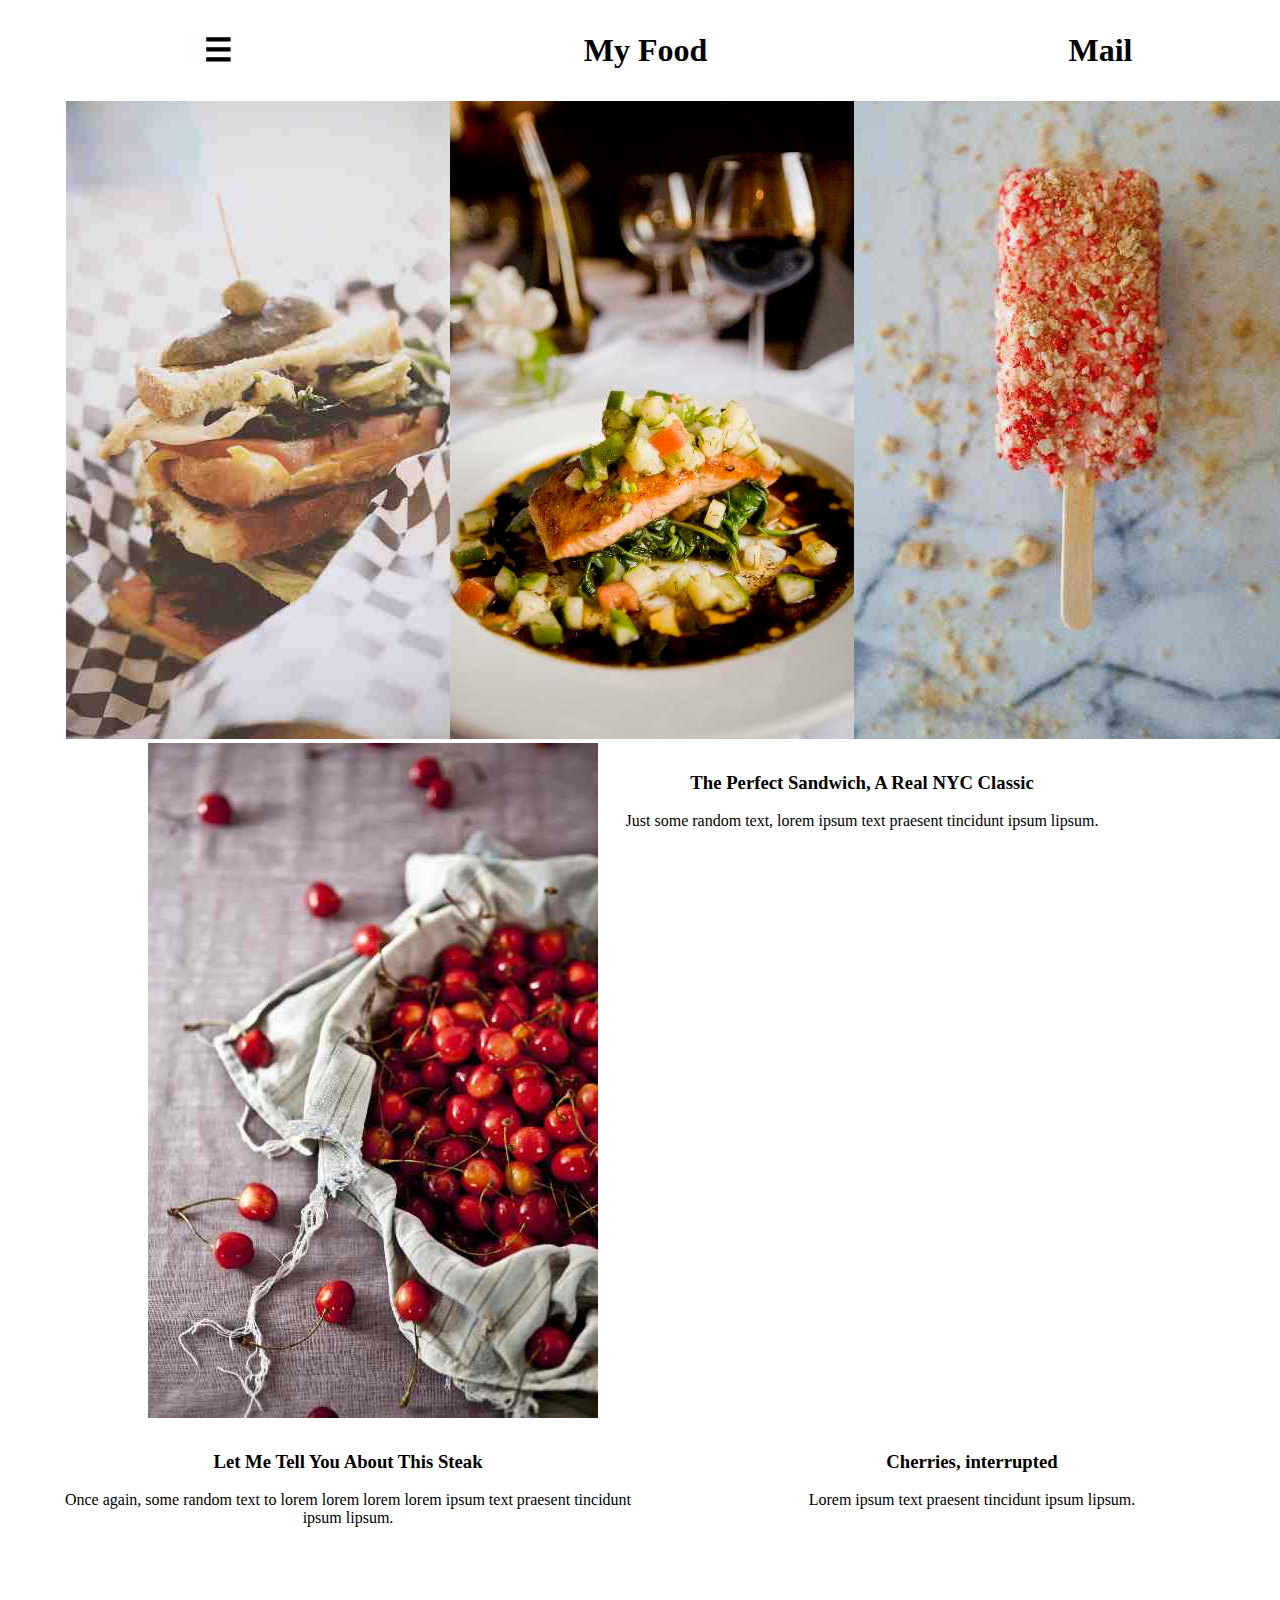
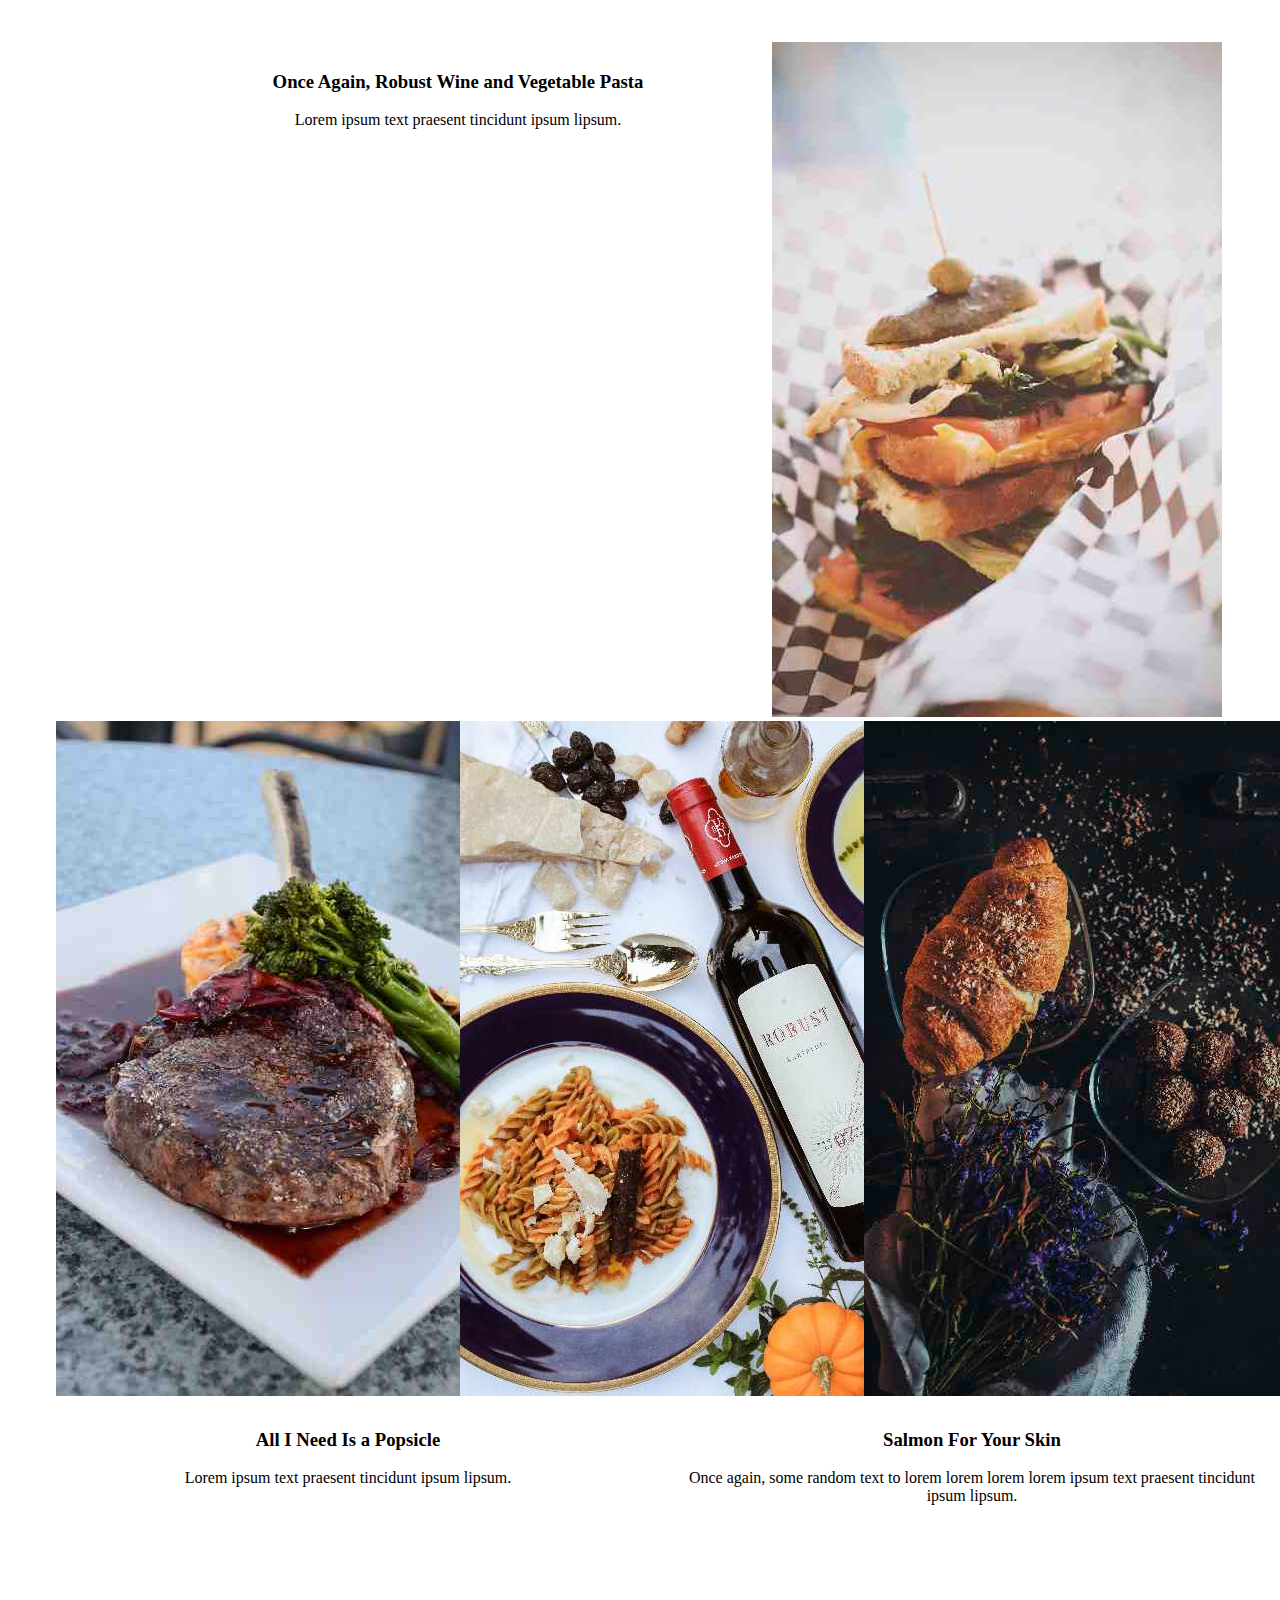
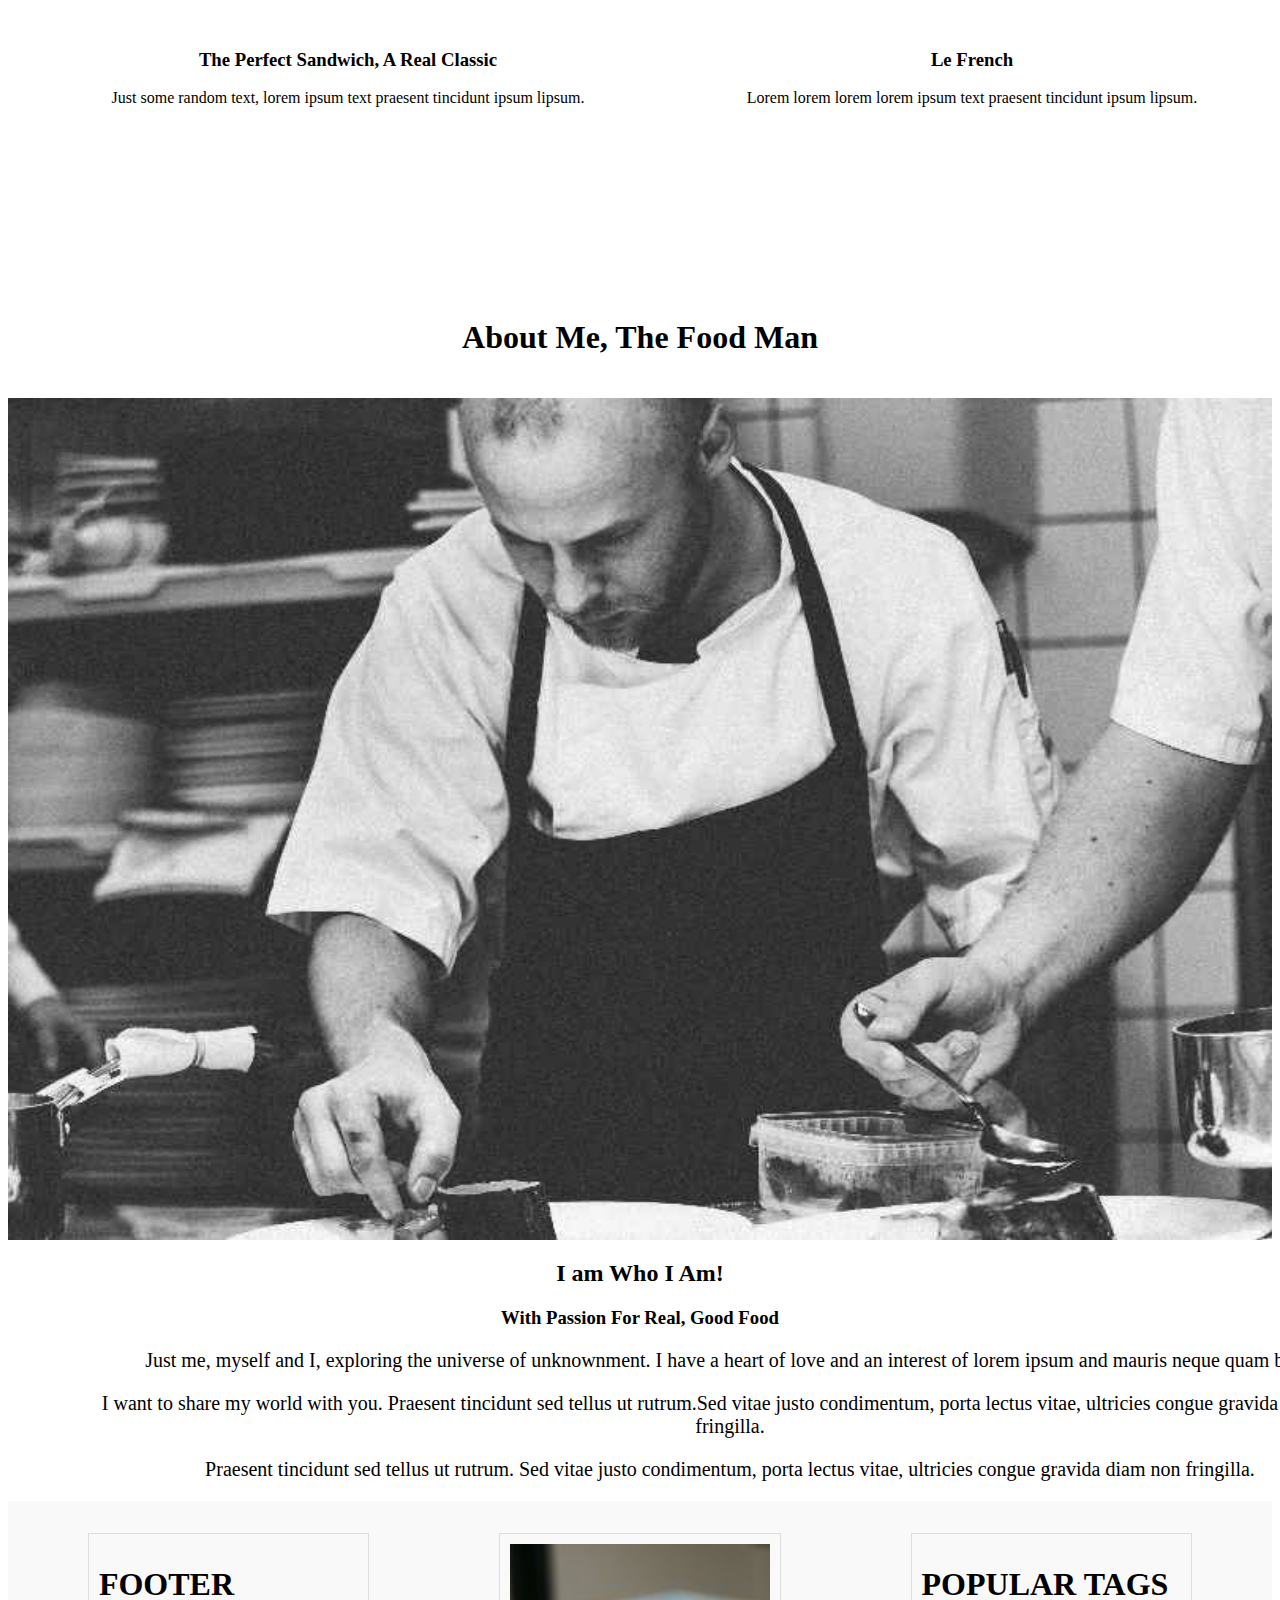
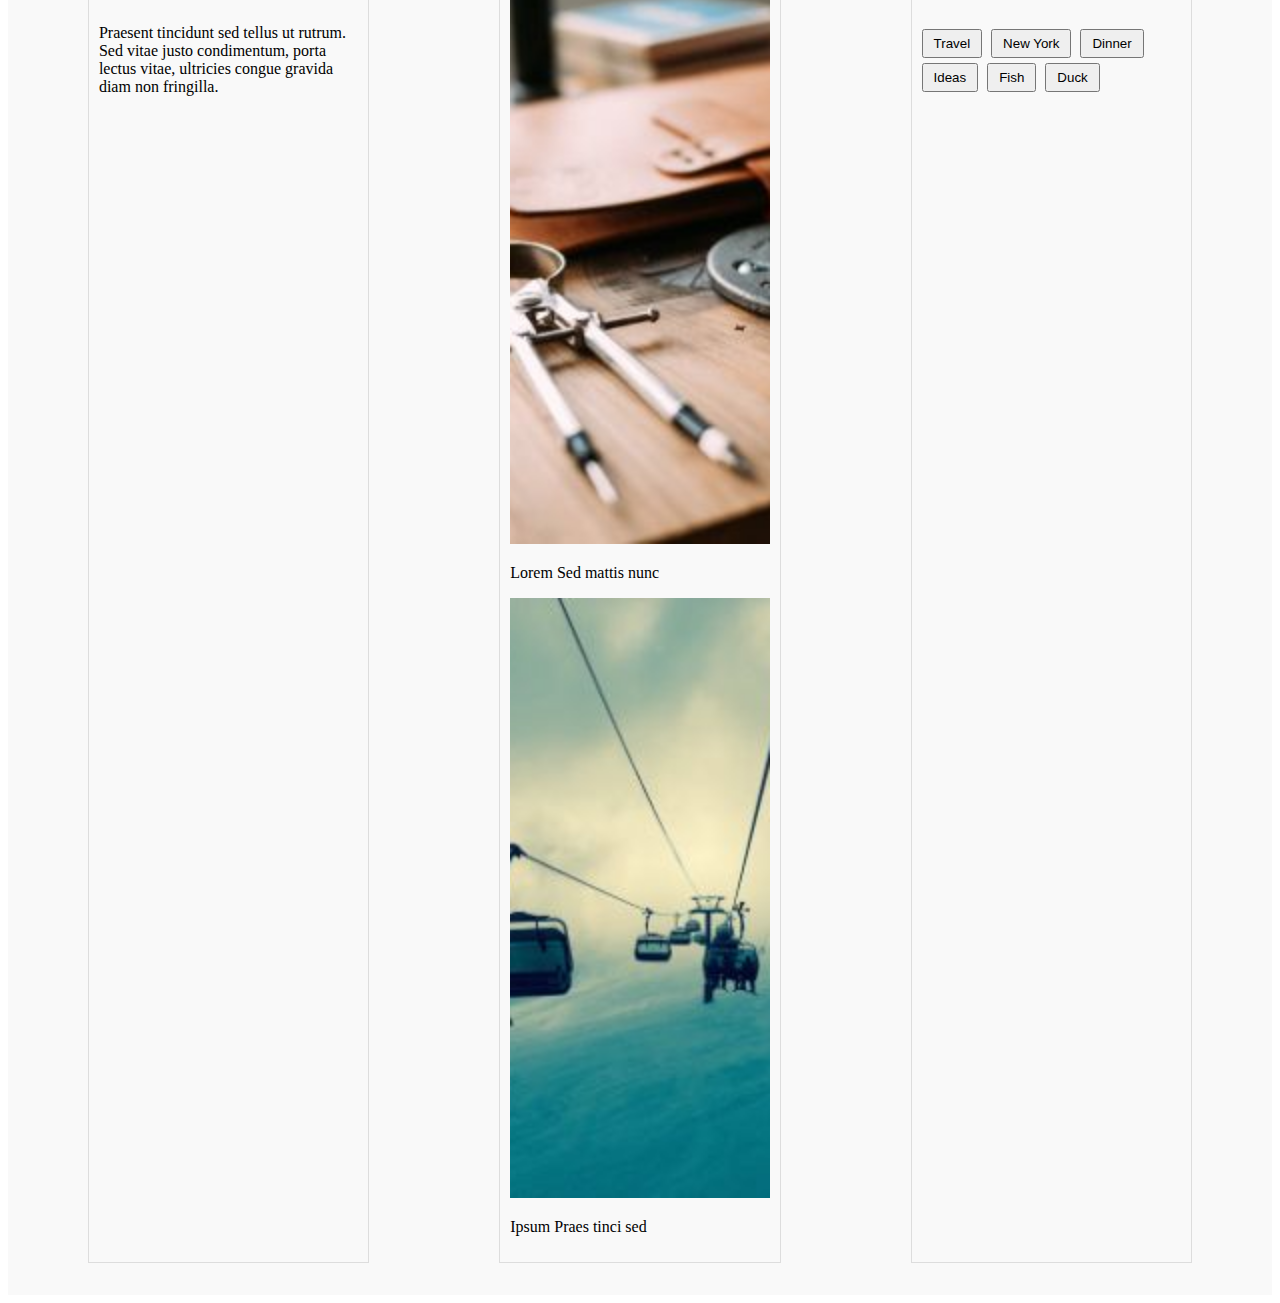
<file: index.html>
<!DOCTYPE html>
<html lang="en">
<head>
    <meta charset="UTF-8">
    <meta name="viewport" content="width=device-width, initial-scale=1.0">
    <title>Food blog</title>
     <link rel="stylesheet" href="style.css">
</head>
<body>
    <div class="container">
        <div class="item1">
                <h1>☰</h1> 
        </div>
        <div class="item2"><h1>My Food</h1></div>
        <div class="item3"><h1>Mail</h1></div>
    </div>
    <br><br>
    <div class="container1">
        <div class="img1">
            <img src="img/img1.png" alt="">
        </div>
        <div class="img2">
            <img src="img/salmon.jpg" alt="">
          </div>
        <div class="img3">
             <img src="img/popsicle.jpg" alt="">
            
        </div>
        <div class="img4">
             <img src="img/cherries.jpg" alt="">
            
        </div>

      <div class="text"> <h3>The Perfect Sandwich, A Real NYC Classic</h3>
            <p>Just some random text, lorem ipsum text praesent tincidunt ipsum lipsum.</p></div>
<div class="text">
<h3>Let Me Tell You About This Steak</h3>
            <p>Once again, some random text to lorem lorem lorem lorem ipsum text praesent tincidunt ipsum lipsum.</p>

</div>
<div class="text"><h3>Cherries, interrupted</h3>
             <p>Lorem ipsum text praesent tincidunt ipsum lipsum.</p>  
</div>


 
<div class="text">
    <h3>Once Again, Robust Wine and Vegetable Pasta</h3>
             <p>Lorem ipsum text praesent tincidunt ipsum lipsum.</p>
</div>

        <div class="img5">
             <img src="img/sandwich.jpg" alt="">
            
        </div>
        <div class="img6">
             <img src="img/steak.jpg" alt="">
             
        </div>
        <div class="img7">
             <img src="img/wine.jpg" alt="">
             
        </div>
        <div class="img8"> 
            <img src="img/croissant.jpg" alt="">
            
        </div>
        <div class="text"> <h3>All I Need Is a Popsicle</h3>
             <p>Lorem ipsum text praesent tincidunt ipsum lipsum.</p></div>
        <div class="text"><h3>Salmon For Your Skin</h3>
             <p>Once again, some random text to lorem lorem lorem lorem ipsum text praesent tincidunt ipsum lipsum.</p></div>
        <div class="text"><h3>The Perfect Sandwich, A Real Classic</h3>
             <p>Just some random text, lorem ipsum text praesent tincidunt ipsum lipsum.</p></div>
        <div class="text"><h3>Le French</h3>
            <p>Lorem lorem lorem lorem ipsum text praesent tincidunt ipsum lipsum.</p></div>
    </div>


<br> 

<div class="chef"> <h1>About Me, The Food Man</h1></div>

    <div class="chef"> 
        <img src="./img/chef.jpg" alt="" width="1500px">
    </div>
   
    <h2 style="text-align: center;">I am Who I Am!</h2>
    <h3 style="text-align: center;">With Passion For Real, Good Food</h3>
    <div style="text-align: center; width: 100%; margin-left: 90px; font-family: 'Times New Roman', Times, serif; font-size: 20px; font-weight: normal;">
    <p>Just me, myself and I, exploring the universe of unknownment. I have a heart of love and an interest of lorem ipsum and mauris neque quam blog.  </p>
       <p>I want to share my world with you. Praesent tincidunt sed tellus ut rutrum.Sed vitae justo condimentum, porta lectus vitae, ultricies congue gravida diam non fringilla.</p>
        <p>  Praesent tincidunt sed tellus ut rutrum. Sed vitae justo condimentum, porta lectus vitae, ultricies congue gravida diam non fringilla.</p>

    </div>
   

<footer>
    
    <div class="container2">
        <div class="box">
            <h1>FOOTER</h1>
            <p>Praesent tincidunt sed tellus ut rutrum. Sed vitae justo condimentum, porta lectus vitae, ultricies congue gravida diam non fringilla.</p>
        </div>

        <div class="box">
            <img src="./img/workshop.jpg" alt="Workshop" width="100px">
            <p>Lorem Sed mattis nunc</p>
            <img src="./img/gondol.jpg" alt="Gondola" width="100px">
            <p>Ipsum Praes tinci sed</p>
        </div>

        <div class="box">
            <h1>POPULAR TAGS</h1>
            <button>Travel</button>
            <button>New York</button>
            <button>Dinner</button>
            <button>Ideas</button>
            <button>Fish</button>
            <button>Duck</button>
        </div>
    </div>
</footer>



</body>
</html>
</file>
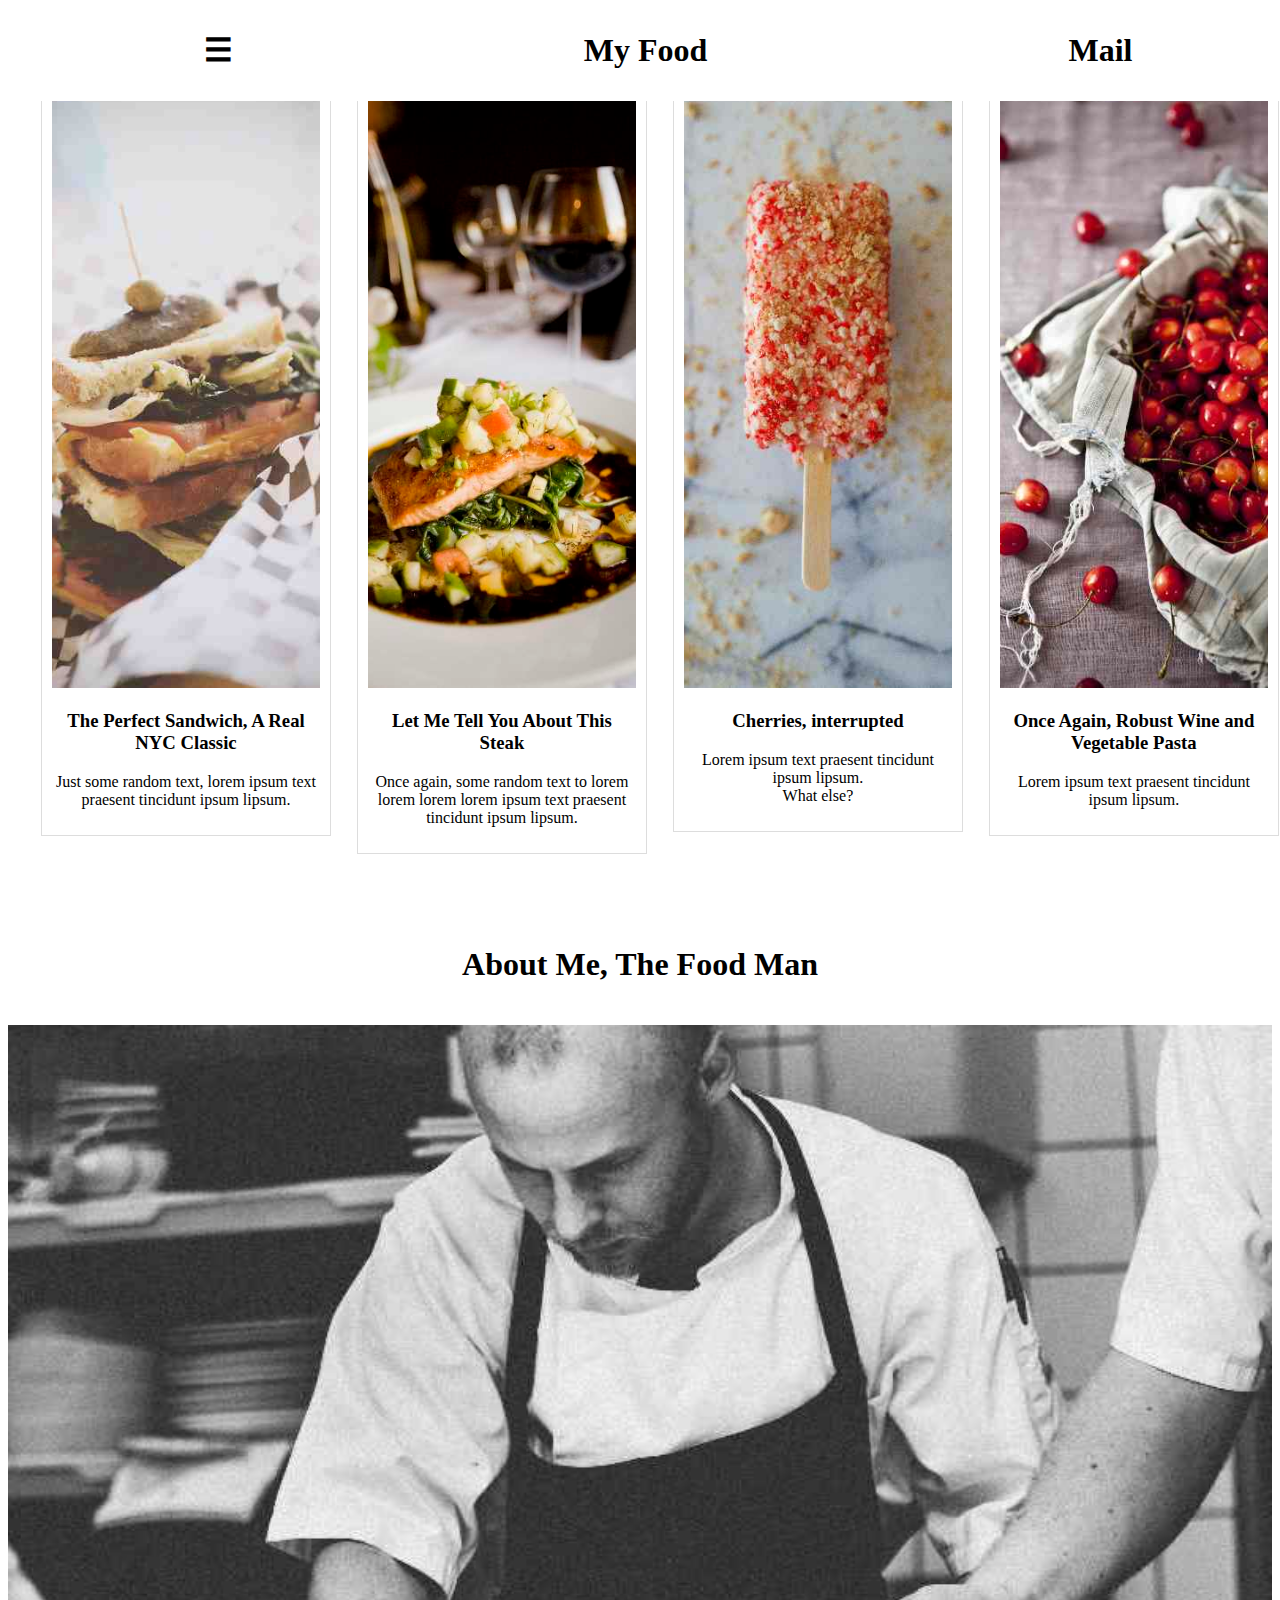
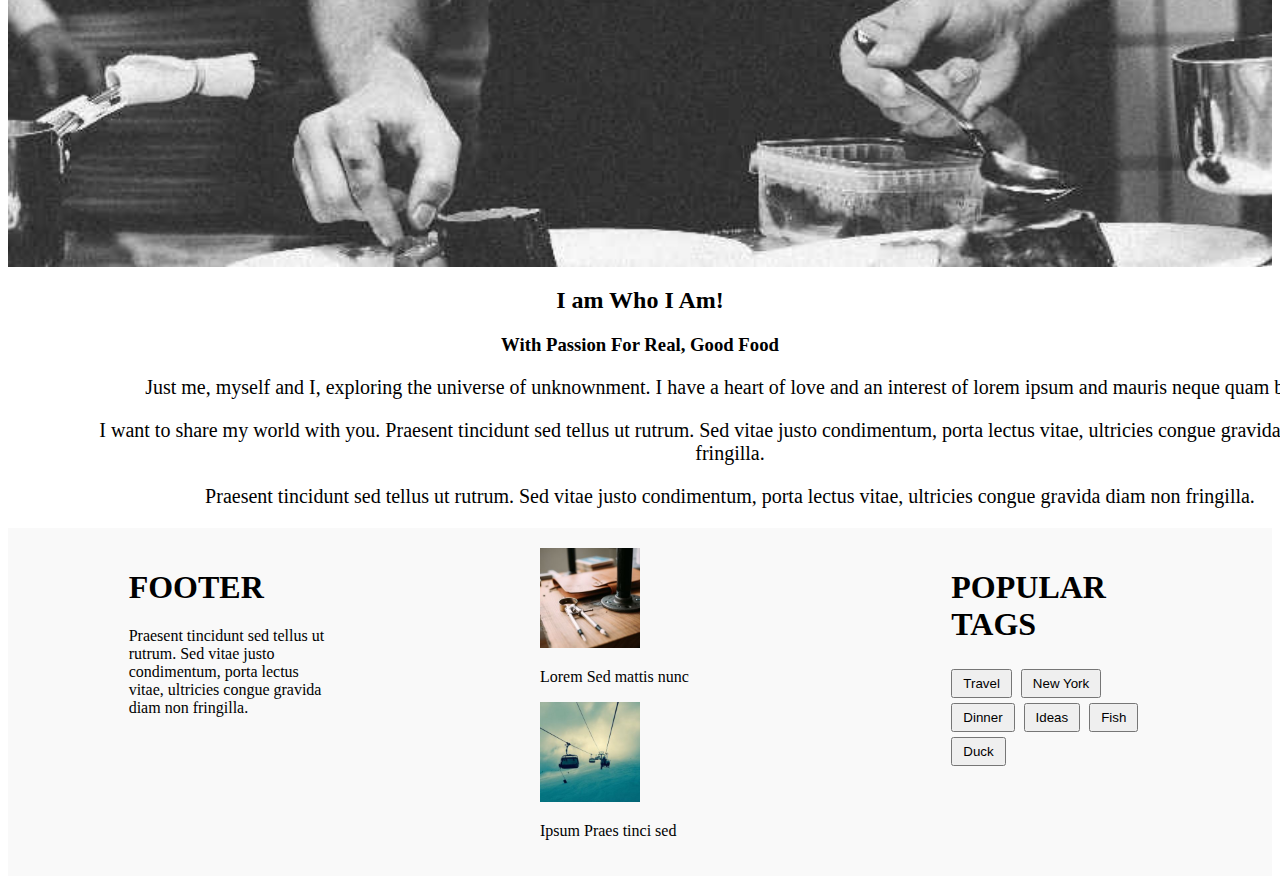
<file: Task1/index.html>
<!DOCTYPE html>
<html lang="en">
<head>
    <meta charset="UTF-8">
    <meta name="viewport" content="width=device-width, initial-scale=1.0">
    <title>Food blog</title>
    <link rel="stylesheet" href="style.css">
</head>
<body>
    <div class="container">
        <div class="item1"><h1>☰</h1></div>
        <div class="item2"><h1>My Food</h1></div>
        <div class="item3"><h1>Mail</h1></div>
    </div>

    <br><br>
<div class="container1">
    <div class="box">
        <img src="img/img1.png" alt="">
        <h3>The Perfect Sandwich, A Real NYC Classic</h3>
        <p>Just some random text, lorem ipsum text praesent tincidunt ipsum lipsum.</p>
    </div>

    <div class="box">
        <img src="img/salmon.jpg" alt="">
        <h3>Let Me Tell You About This Steak</h3>
        <p>Once again, some random text to lorem lorem lorem lorem ipsum text praesent tincidunt ipsum lipsum.</p>
    </div>

    <div class="box">
        <img src="img/popsicle.jpg" alt="">
        <h3>Cherries, interrupted</h3>
        <p>Lorem ipsum text praesent tincidunt ipsum lipsum.<br>What else?</p>
    </div>

    <div class="box">
        <img src="img/cherries.jpg" alt="">
        <h3>Once Again, Robust Wine and Vegetable Pasta</h3>
        <p>Lorem ipsum text praesent tincidunt ipsum lipsum.</p>
    </div>
</div>

    <br>

    <div class="chef">
        <h1>About Me, The Food Man</h1>
    </div>

    <div class="chef">
        <img src="./img/chef.jpg" alt="" width="1500px">
    </div>

    <h2 style="text-align: center;">I am Who I Am!</h2>
    <h3 style="text-align: center;">With Passion For Real, Good Food</h3>

    <div style="text-align: center; width: 100%; margin-left: 90px; font-family: 'Times New Roman', Times, serif; font-size: 20px; font-weight: normal;">
        <p>Just me, myself and I, exploring the universe of unknownment. I have a heart of love and an interest of lorem ipsum and mauris neque quam blog.</p>
        <p>I want to share my world with you. Praesent tincidunt sed tellus ut rutrum. Sed vitae justo condimentum, porta lectus vitae, ultricies congue gravida diam non fringilla.</p>
        <p>Praesent tincidunt sed tellus ut rutrum. Sed vitae justo condimentum, porta lectus vitae, ultricies congue gravida diam non fringilla.</p>
    </div>

    <footer>
        <div class="container2">
            <div class="footer">
                <h1>FOOTER</h1>
                <p>Praesent tincidunt sed tellus ut rutrum. Sed vitae justo condimentum, porta lectus vitae, ultricies congue gravida diam non fringilla.</p>
            </div>

            <div class="footer1">
                <img src="./img/workshop.jpg" alt="Workshop" width="100px">
                <p>Lorem Sed mattis nunc</p>
                <img src="./img/gondol.jpg" alt="Gondola" width="100px">
                <p>Ipsum Praes tinci sed</p>
            </div>

            <div class="footer2">
                <h1>POPULAR TAGS</h1>
                <button>Travel</button>
                <button>New York</button>
                <button>Dinner</button>
                <button>Ideas</button>
                <button>Fish</button>
                <button>Duck</button>
            </div>
        </div>
    </footer>
</body>
</html>
</file>
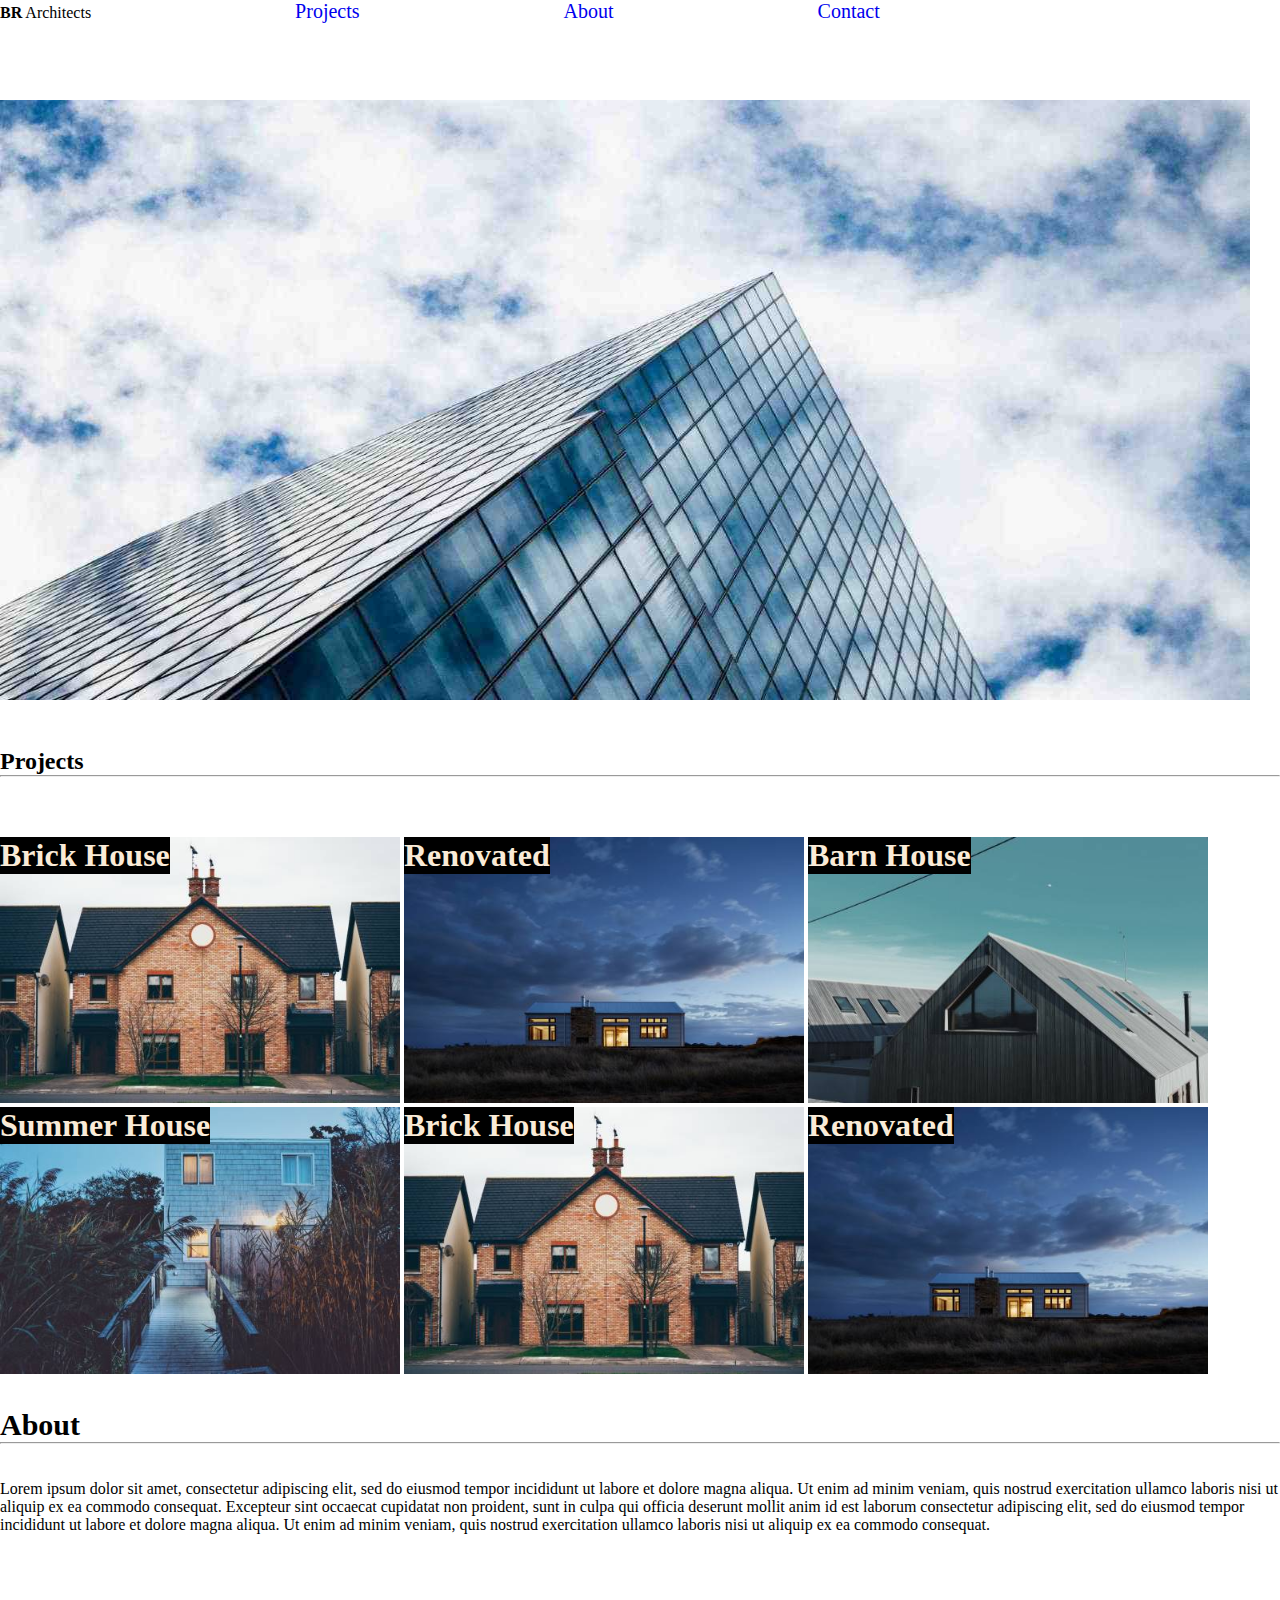
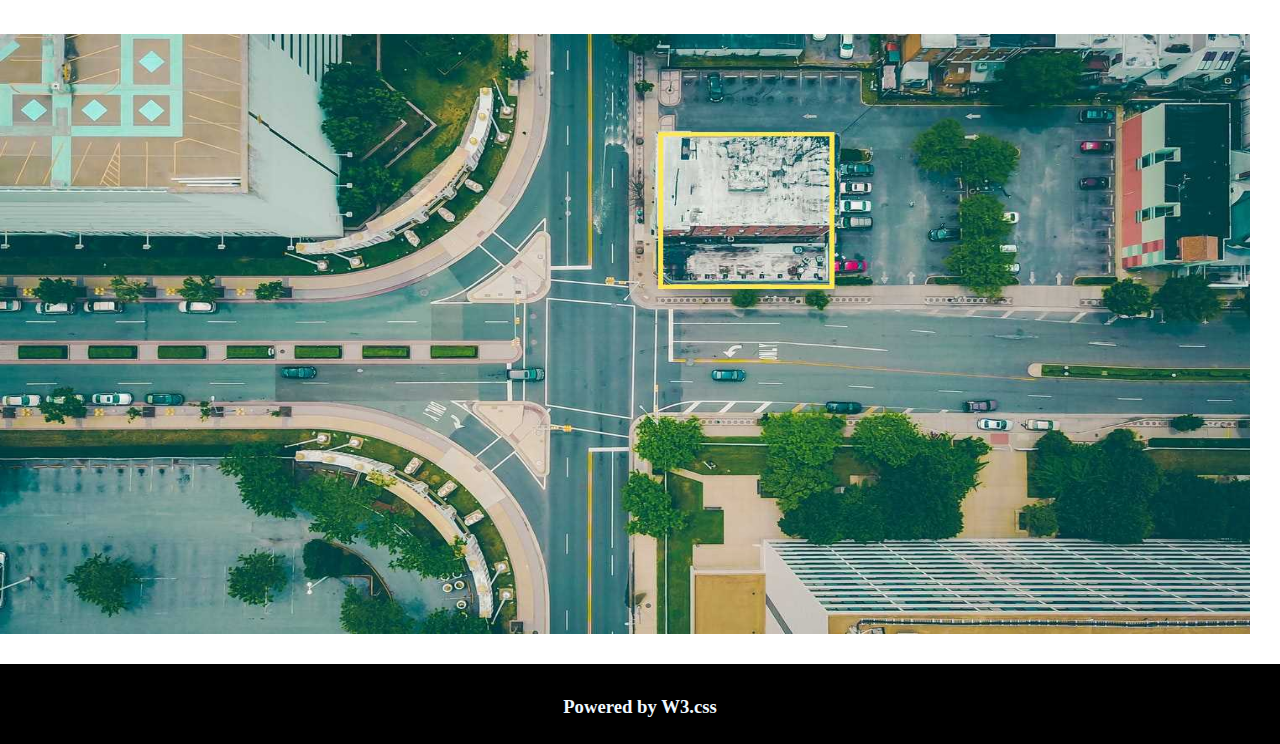
<file: Task2/index.html>
<!DOCTYPE html>
<html lang="en">
<head>
    <meta charset="UTF-8">
    <meta name="viewport" content="width=device-width, initial-scale=1.0">
    <title>Document</title>
    <link rel="stylesheet" href="./style.css">
</head>
<body>
<header>
    <div class="header">
<b>BR</b> Architects</a>
<a href="#projects">Projects</a>
<a href="#about">About</a>
<a href="#contact">Contact</a>
</div>

<img src="./architect.jpg" alt="" class="img1">

</header>
<br><br>  <br><br> <br><br>  
<br><br>
    <h2>Projects</h2>
    <hr>
 
    <div class="container">
         <img src="./house1.jpg" alt="">
         <h1>Brick House</h1>
        </div>
        <div class="container">
         <img src="./house3.jpg" alt="">
         <h1>Renovated</h1>
        </div>
        <div class="container">
         <img src="./house4.jpg" alt="">
         <h1>Barn House</h1>
        </div>
        <div class="container">
         <img src="./house5.jpg" alt="">
         <h1>Summer House</h1>
        </div>
         <div class="container">
         <img src="./house1.jpg" alt="">
         <h1>Brick House</h1>
        </div>
         <div class="container">
         <img src="./house3.jpg" alt="">
          <h1>Renovated</h1>
        </div>
<br><br><br><br><br><br>
<h2 style="font-size: 30px;">About</h2>
<hr><br><br>
<p>Lorem ipsum dolor sit amet, consectetur adipiscing elit, sed do eiusmod tempor incididunt ut labore et dolore magna aliqua. Ut enim ad minim veniam, quis nostrud exercitation ullamco laboris nisi ut aliquip ex ea commodo consequat. Excepteur sint occaecat cupidatat non proident, sunt in culpa qui officia deserunt mollit anim id est laborum consectetur adipiscing elit, sed do eiusmod tempor incididunt ut labore et dolore magna aliqua. Ut enim ad minim veniam, quis nostrud exercitation ullamco laboris nisi ut aliquip ex ea commodo consequat.
</p>
        <img src="./map.jpg" alt="" class="img1">
        <br><br><br><br><br><br><br><br>
        <div class="footer">
         <h3>Powered by W3.css</h3>
        </div>

</body>
</html>
</file>
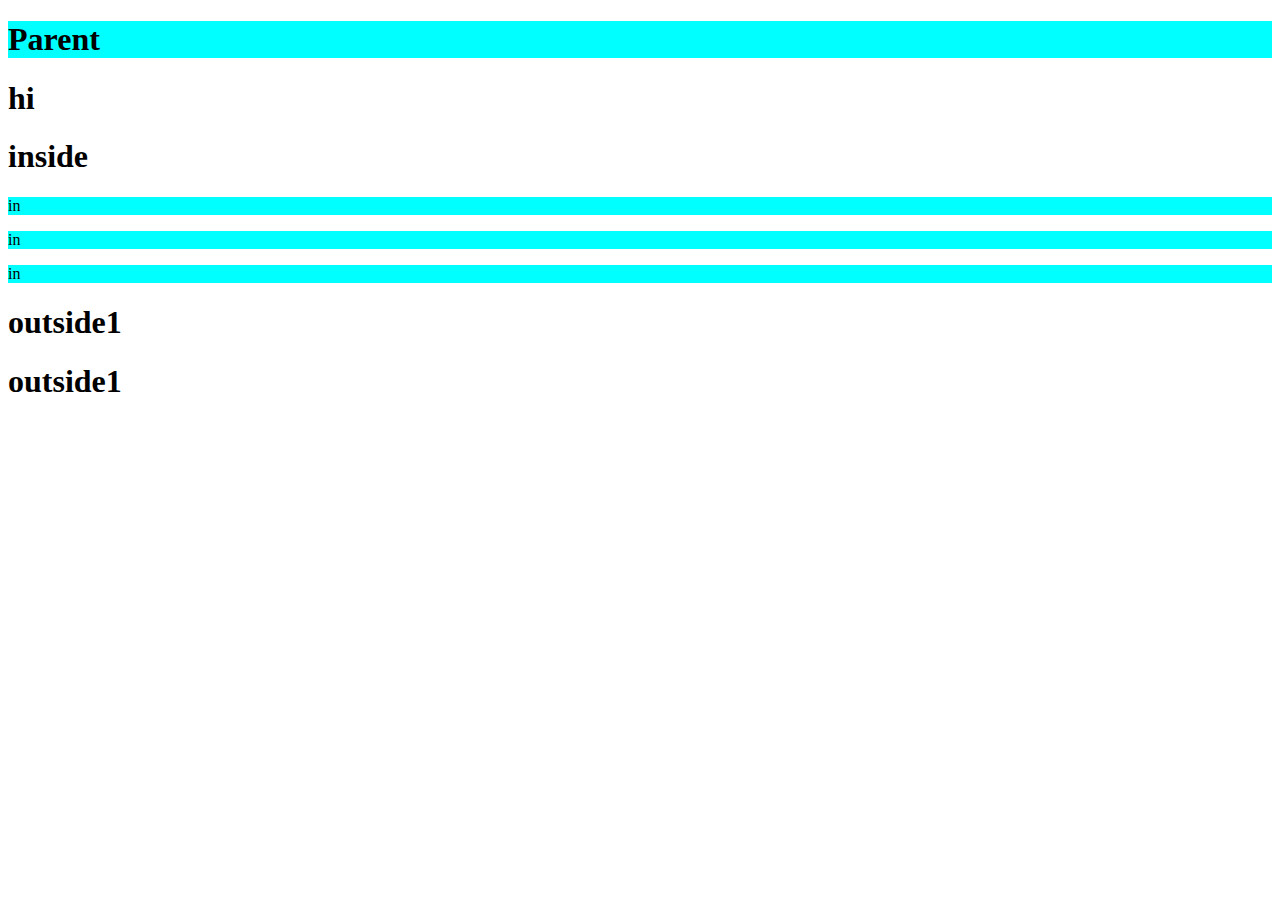
<file: Task1/Combinators/index.html>
<!DOCTYPE html>
<html lang="en">
<head>
    <meta charset="UTF-8">
    <meta name="viewport" content="width=device-width, initial-scale=1.0">
    <title>Document</title>
</head>
<style>
     /* .container{
        background-color: green;
    } */
     /* .child1>h1{
        background-color: aqua;
     } */
      /* .container>h1{
        background-color: aqua;
      } */
    section>h1,div p{
        background-color: aqua;
       }
</style>
<body>
      <div>
        <section><h1>Parent</h1></section>
        <h1>hi</h1>
        <h1>inside </h1>
        <p>in</p>
        <p>in</p>
        <p>in</p>
      </div>
      <h1>outside1</h1>
      <h1>outside1</h1>

      
</body>
</html>
</file>
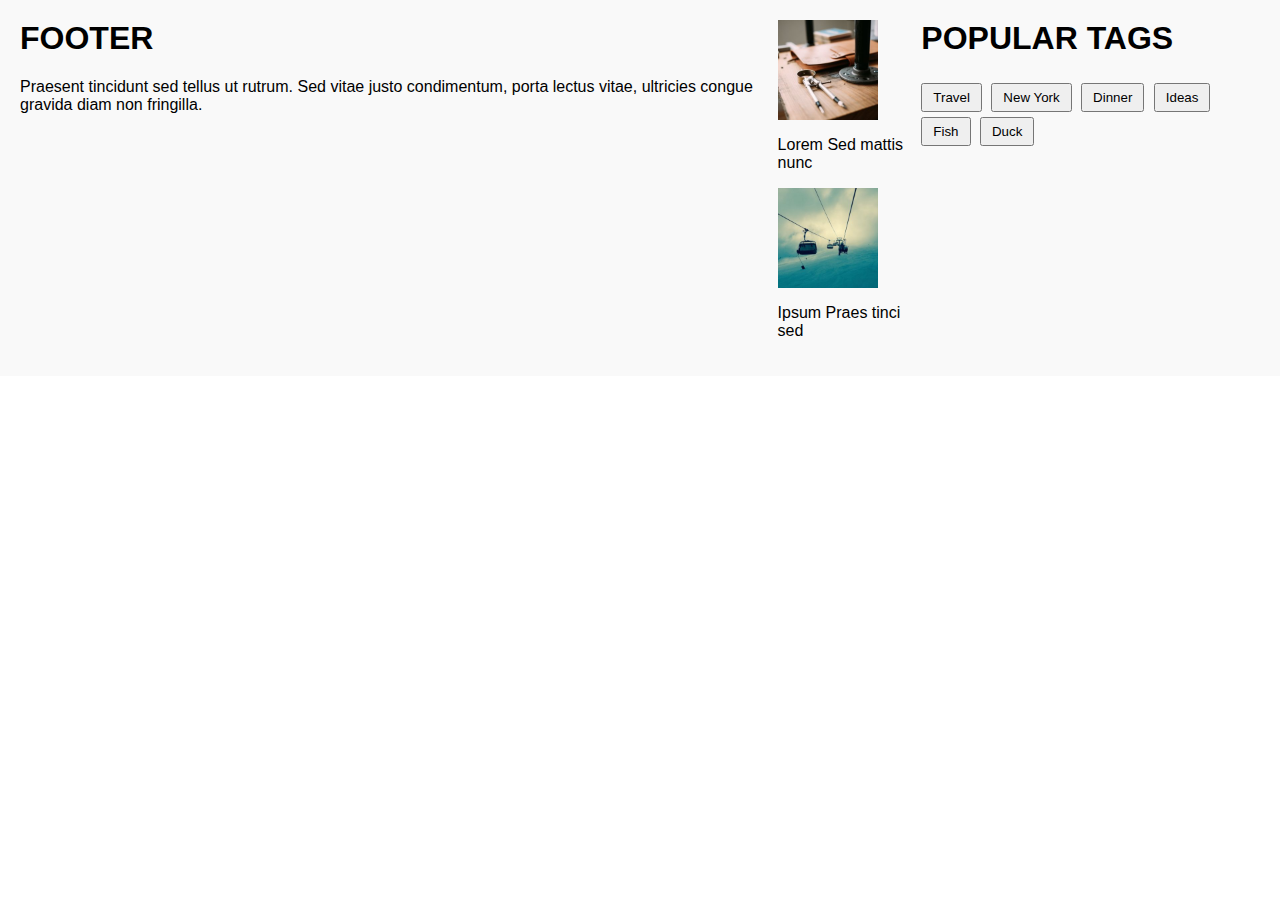
<file: img/i.html>
<!DOCTYPE html>
<html lang="en">
<head>
    <meta charset="UTF-8">
    <meta name="viewport" content="width=device-width, initial-scale=1.0">
    <title>Equal Boxes</title>
    <style>
        body {
            margin: 0;
            padding: 0;
            font-family: Arial, sans-serif;
        }

        .container {
            display: flex;
            justify-content: space-around;
            align-items: flex-start;
            padding: 20px;
            gap: 10px;
            background-color: #f9f9f9;
        }
        h1 {
            margin-top: 0;
        }

        img {
            display: block;
            margin-bottom: 10px;
        }

        button {
            margin: 5px 5px 0 0;
            padding: 5px 10px;
            cursor: pointer;
        }
    </style>
</head>
<body>

    <div class="container">
        <div class="box">
            <h1>FOOTER</h1>
            <p>Praesent tincidunt sed tellus ut rutrum. Sed vitae justo condimentum, porta lectus vitae, ultricies congue gravida diam non fringilla.</p>
        </div>

        <div class="box">
            <img src="./workshop.jpg" alt="Workshop" width="100px">
            <p>Lorem Sed mattis nunc</p>
            <img src="./gondol.jpg" alt="Gondola" width="100px">
            <p>Ipsum Praes tinci sed</p>
        </div>

        <div class="box">
            <h1>POPULAR TAGS</h1>
            <button>Travel</button>
            <button>New York</button>
            <button>Dinner</button>
            <button>Ideas</button>
            <button>Fish</button>
            <button>Duck</button>
        </div>
    </div>

</body>
</html>
</file>
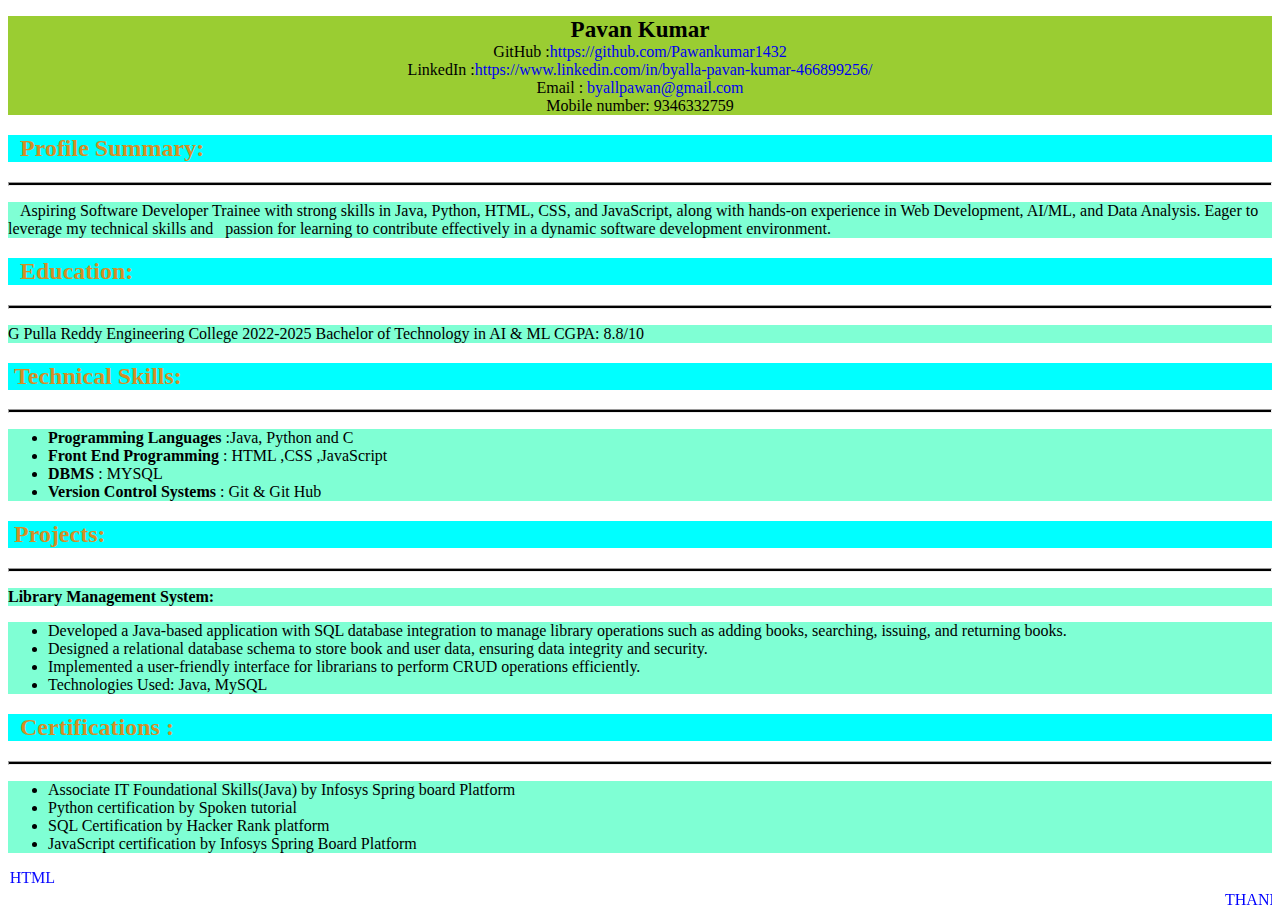
<file: Task3/resume.html>
<!DOCTYPE html>
<html>
<head>
<title>
Resume
</title>
<link rel="stylesheet" href="./style.css">
</head>
<body>
<center><pre class="pre">
 <big><big><b>Pavan Kumar</b></big></big> 
GitHub :<a href="https://github.com/Pawankumar1432">https://github.com/Pawankumar1432</a>
LinkedIn :<a href="https://www.linkedin.com/in/byalla-pavan-kumar-466899256/">https://www.linkedin.com/in/byalla-pavan-kumar-466899256/</a>
Email : <a href="mailto:byallpawan@gmail.com">byallpawan@gmail.com</a>
Mobile number: 9346332759
<pre>
</center>
 
<h2>&nbsp Profile Summary:</h2>
 <hr style="height:2px;background-color:black">
<p style="font-family:Times New Roman;">&nbsp;&nbsp;&nbsp;Aspiring Software Developer Trainee with strong skills in Java, Python, HTML, CSS, and JavaScript,
along with hands-on experience in Web Development, AI/ML, and Data Analysis. Eager to leverage my
technical skills and &nbsp;&nbsp;passion for learning to contribute effectively in a dynamic software development
environment.<p>

<h2>&nbsp Education:</h2>
<hr style="height:2px;background-color:black">
<p style="font-family:Times New Roman;">
    G Pulla Reddy Engineering College                                                                                                                                                                                             												        2022-2025
    Bachelor of Technology in AI & ML                                                                                                                                                                                                                  										CGPA: 8.8/10  </p>
</p>
<h2>&nbspTechnical Skills:</h2>
 <hr style="height:2px;background-color:black">
<p>
      <ul> 
    <li><strong> Programming Languages</strong> :Java, Python and C<br></li>
     <li>   <strong>Front End Programming </strong>: HTML ,CSS ,JavaScript<br></li>
      <li>  <strong>DBMS</strong> : MYSQL<br></li>
      <li> <strong> Version Control Systems </strong>: Git & Git Hub<br></li>
     </ul>
</p>


<h2>&nbspProjects:</h2>
<hr style="height:2px;background-color:black">
<p style="font-family:Times New Roman;">
<b>Library Management System:</b>
<ul> 
<li>Developed a Java-based application with SQL database integration to manage library
operations such as adding books, searching, issuing, and returning books.</li>
<li> Designed a relational database schema to store book and user data, ensuring data integrity
and security.</li>
<li>Implemented a user-friendly interface for librarians to perform CRUD operations
efficiently.</li>
<li>Technologies Used: Java, MySQL</li>
</ul>
</p>


<h2>&nbsp Certifications :</h2>
<hr style="height:2px;background-color:black">
 
 <ul> 
	 <li>Associate IT Foundational Skills(Java) by Infosys Spring board Platform<br></li>
	 <li>Python certification by Spoken tutorial <br></li>
	 <li>SQL Certification by Hacker Rank platform<br></li>
	 <li>JavaScript  certification by Infosys Spring Board Platform</li>
 </ul> 

 
 <marquee behavior="" direction="right">This Is Created By Using HTML</marquee>
 <marquee behavior="" direction="left">THANK YOU</marquee>
<style>
a{
text-decoration:none;
}
</style>



</body>
</file>
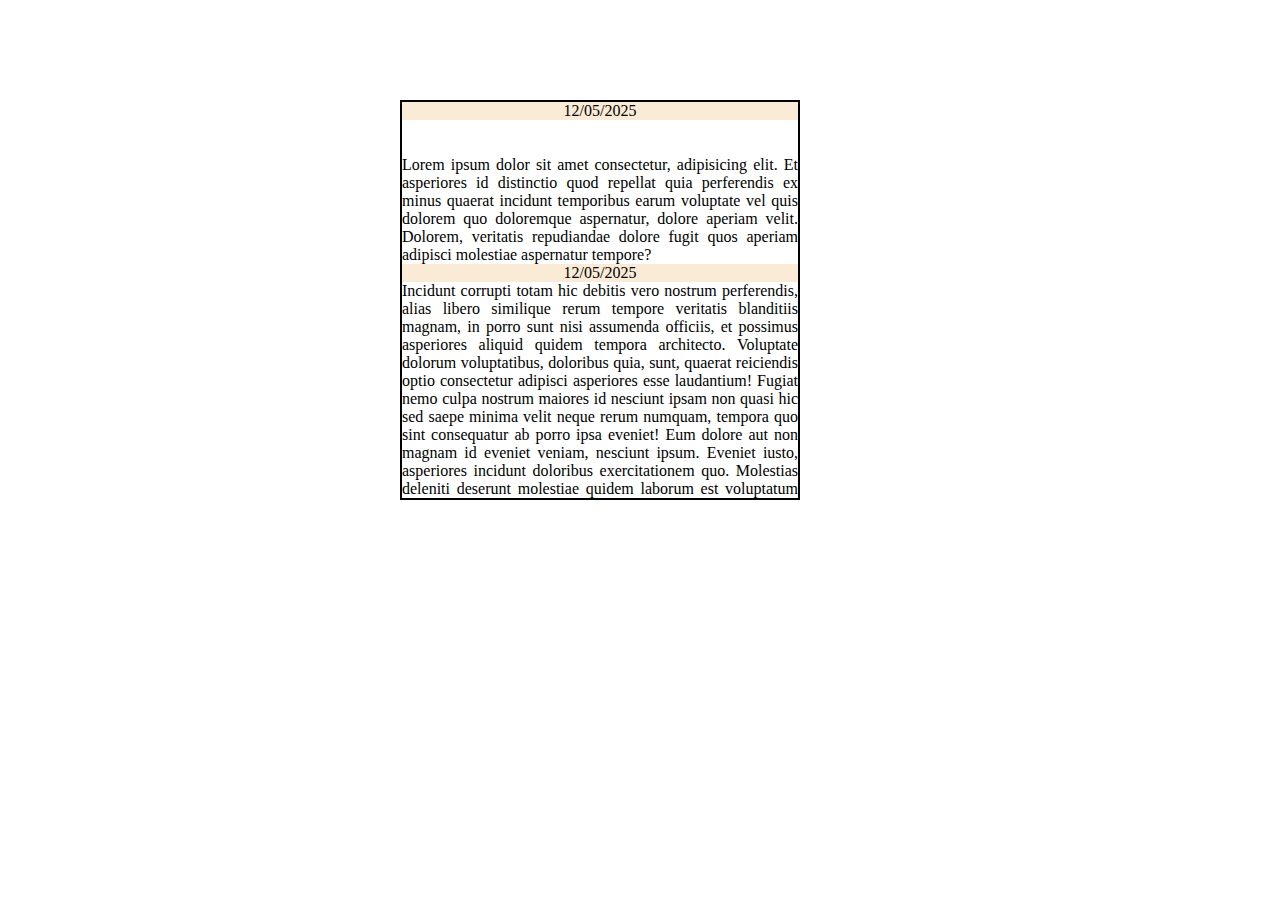
<file: Task1/Combinators/p.html>
<!DOCTYPE html>
<html lang="en">
<head>
    <meta charset="UTF-8">
    <meta name="viewport" content="width=device-width, initial-scale=1.0">
    <title>Document</title>
</head>
<style>
    *{
        box-sizing: border-box;
        margin: 0;
        padding: 0;
    }
    .container{
    width: 400px;
    height: 400px;
    border: 2px solid;
    position: relative;
     left: 400px;
     top: 100px;
     overflow: scroll;
     scrollbar-width: none;
     text-align: justify;
    }
    .hello{
        text-align: center;    
        background-color: antiquewhite;
        
    }
    .hello{
        position:sticky;
        left: 550px;
        z-index: 99;
    }
     
  
</style>
<body>
    <div class="container">
        <div class="hello"><p>12/05/2025</p></div>
        <br><br>
        <div class="item1">
       <p>Lorem ipsum dolor sit amet consectetur, adipisicing elit. Et asperiores id distinctio quod repellat quia perferendis ex minus quaerat incidunt temporibus earum voluptate vel quis dolorem quo doloremque aspernatur, dolore aperiam velit. Dolorem, veritatis repudiandae dolore fugit quos aperiam adipisci molestiae aspernatur tempore? 
         </p><div class="hello"><p>12/05/2025</p></div>
         <p>Incidunt corrupti totam hic debitis vero nostrum perferendis, alias libero similique rerum tempore veritatis blanditiis magnam, in porro sunt nisi assumenda officiis, et possimus asperiores aliquid quidem tempora architecto. Voluptate dolorum voluptatibus, doloribus quia, sunt, quaerat reiciendis optio consectetur adipisci asperiores esse laudantium! Fugiat nemo culpa nostrum maiores id nesciunt ipsam non quasi hic sed saepe minima velit neque rerum numquam, tempora quo sint consequatur ab porro ipsa eveniet! Eum dolore aut non magnam id eveniet veniam, nesciunt ipsum. Eveniet iusto, asperiores incidunt doloribus exercitationem quo. Molestias deleniti deserunt molestiae quidem laborum est voluptatum excepturi, voluptas saepe quis quia odit. Deserunt accusantium velit nostrum voluptate pariatur inventore culpa, debitis, sunt, temporibus facilis deleniti itaque facere in quos sit obcaecati quod laborum nam quaerat et. Quasi dolor rerum illum natus perferendis tempora veritatis atque alias optio! Qui deserunt similique minima non! Minus, eaque nobis. Deleniti ea itaque, eligendi enim laudantium placeat dolorem eveniet facilis voluptatibus, quod adipisci eos?</p>
        </div>
    </div>
</body>
</html>
</file>
<file: style.css>
.container {
    position: fixed;
    top: 0;
    width: 100%;
    background-color: white;
    display: flex;
    align-items: center;
    justify-content: space-around;
    padding: 10px 20px;
}

.item1, .item2, .item3 {
    display: inline-block;
}
.item3{
    margin-left: 10px;
}

.container1 {
    width: 100%;
    padding-top: 100px;
    padding-left: 10px;
}

.img1 {
    display: inline-block;
    width: 30%;
    padding: 0;
}

.img2, .img3, .img4, .img5, .img6, .img7, .img8 {
    display: inline-block;
    width: 400px;
}

.text {
    width: 600px;
    height: 200px;
    display: inline-block;
    vertical-align: top;
    padding: 10px;
}

.chef {
    display: flex;
    justify-content: center;
    margin: 20px 0;
}

.footer {
    display: inline-block;
    width: 200px;
    height: 200px;
   
 }

.footer1 {
     
    display: inline-block;
    width: 200px;
    
}

.footer2 {
     display: inline-block;
    width: 200px;
 }

.p1 {
    display: inline-block;
    background-color: blanchedalmond;
}

.container2 {
    display: flex;
    justify-content: space-around;
    padding: 20px;
    gap: 10px;
    background-color: #f9f9f9;
}

button {
    margin: 5px 5px 0 0;
    padding: 5px 10px;
    cursor: pointer;
}




.container1 {
    width: 100%;
    overflow: hidden;
    padding: 20px;
    text-align: center;
}

.box {
    width: 23%;
    float: left;
    margin: 1%;
    box-sizing: border-box;
    border: 1px solid #ddd;
    padding: 10px;
}

.box img {
    width: 100%;
    height: 600px;
     object-fit: cover;
}
</file>
<file: Task1/style.css>
.container {
    position: fixed;
    top: 0;
    width: 100%;
    background-color: white;
    display: flex;
    align-items: center;
    justify-content: space-around;
    padding: 10px 20px;
}

.item1, .item2, .item3 {
    display: inline-block;
}
.item3{
    margin-left: 10px;
}

.container1 {
    width: 100%;
    padding-top: 100px;
    padding-left: 10px;
}

.img1 {
    display: inline-block;
    width: 30%;
    padding: 0;
}

.img2, .img3, .img4, .img5, .img6, .img7, .img8 {
    display: inline-block;
    width: 400px;
}

.text {
    width: 600px;
    height: 200px;
    display: inline-block;
    vertical-align: top;
    padding: 10px;
}

.chef {
    display: flex;
    justify-content: center;
    margin: 20px 0;
}

.footer {
    display: inline-block;
    width: 200px;
    height: 200px;
   
 }

.footer1 {
     
    display: inline-block;
    width: 200px;
    
}

.footer2 {
     display: inline-block;
    width: 200px;
 }

.p1 {
    display: inline-block;
    background-color: blanchedalmond;
}

.container2 {
    display: flex;
    justify-content: space-around;
    padding: 20px;
    gap: 10px;
    background-color: #f9f9f9;
}

button {
    margin: 5px 5px 0 0;
    padding: 5px 10px;
    cursor: pointer;
}




.container1 {
    width: 100%;
    overflow: hidden;
    padding: 20px;
    text-align: center;
}

.box {
    width: 23%;
    float: left;
    margin: 1%;
    box-sizing: border-box;
    border: 1px solid #ddd;
    padding: 10px;
}

.box img {
    width: 100%;
    height: 600px;
     object-fit: cover;
}
</file>
<file: Task2/style.css>
*{
    box-sizing: border-box;
    margin: 0px;
    padding: 0px;
}
.container{
    display: inline-block;
    position: relative;
    top: 60px; 
}
img{
    width: 400px;
}
h1{
    display: inline-block;
    position: absolute;
    left: 0px;
    background-color: black;
    color: antiquewhite;
}
.header{
    width: 100%;
    height: 60px;
    /* border: 2px solid; */
    position: fixed;
    background-color: white;
    z-index: 1;
}
 a{
text-decoration: none;
  position: relative;
  margin-left: 200px;
  font-size: 20px;
    }
    .img1{
        position: relative;
        top: 100px;
        width: 1250px;
        height: 600px;   
    }
    .footer{
        border: 2px solid;
        width: 100%;
        height: 80px;
        background-color: black;
    }

    .footer h3{
        color: aliceblue;
        text-align: center;
        margin-top: 30px;
    }
</file>
<file: Task3/style.css>
.pre,pre{
    font-family:Times New Roman;
    background-color: yellowgreen;
}
h2{
 color: rgba(242, 128, 6, 0.875);
     background-color: aqua;

}
p,ul{
    background-color: aquamarine;
}
marquee{
     color: blue;
}
</file>
